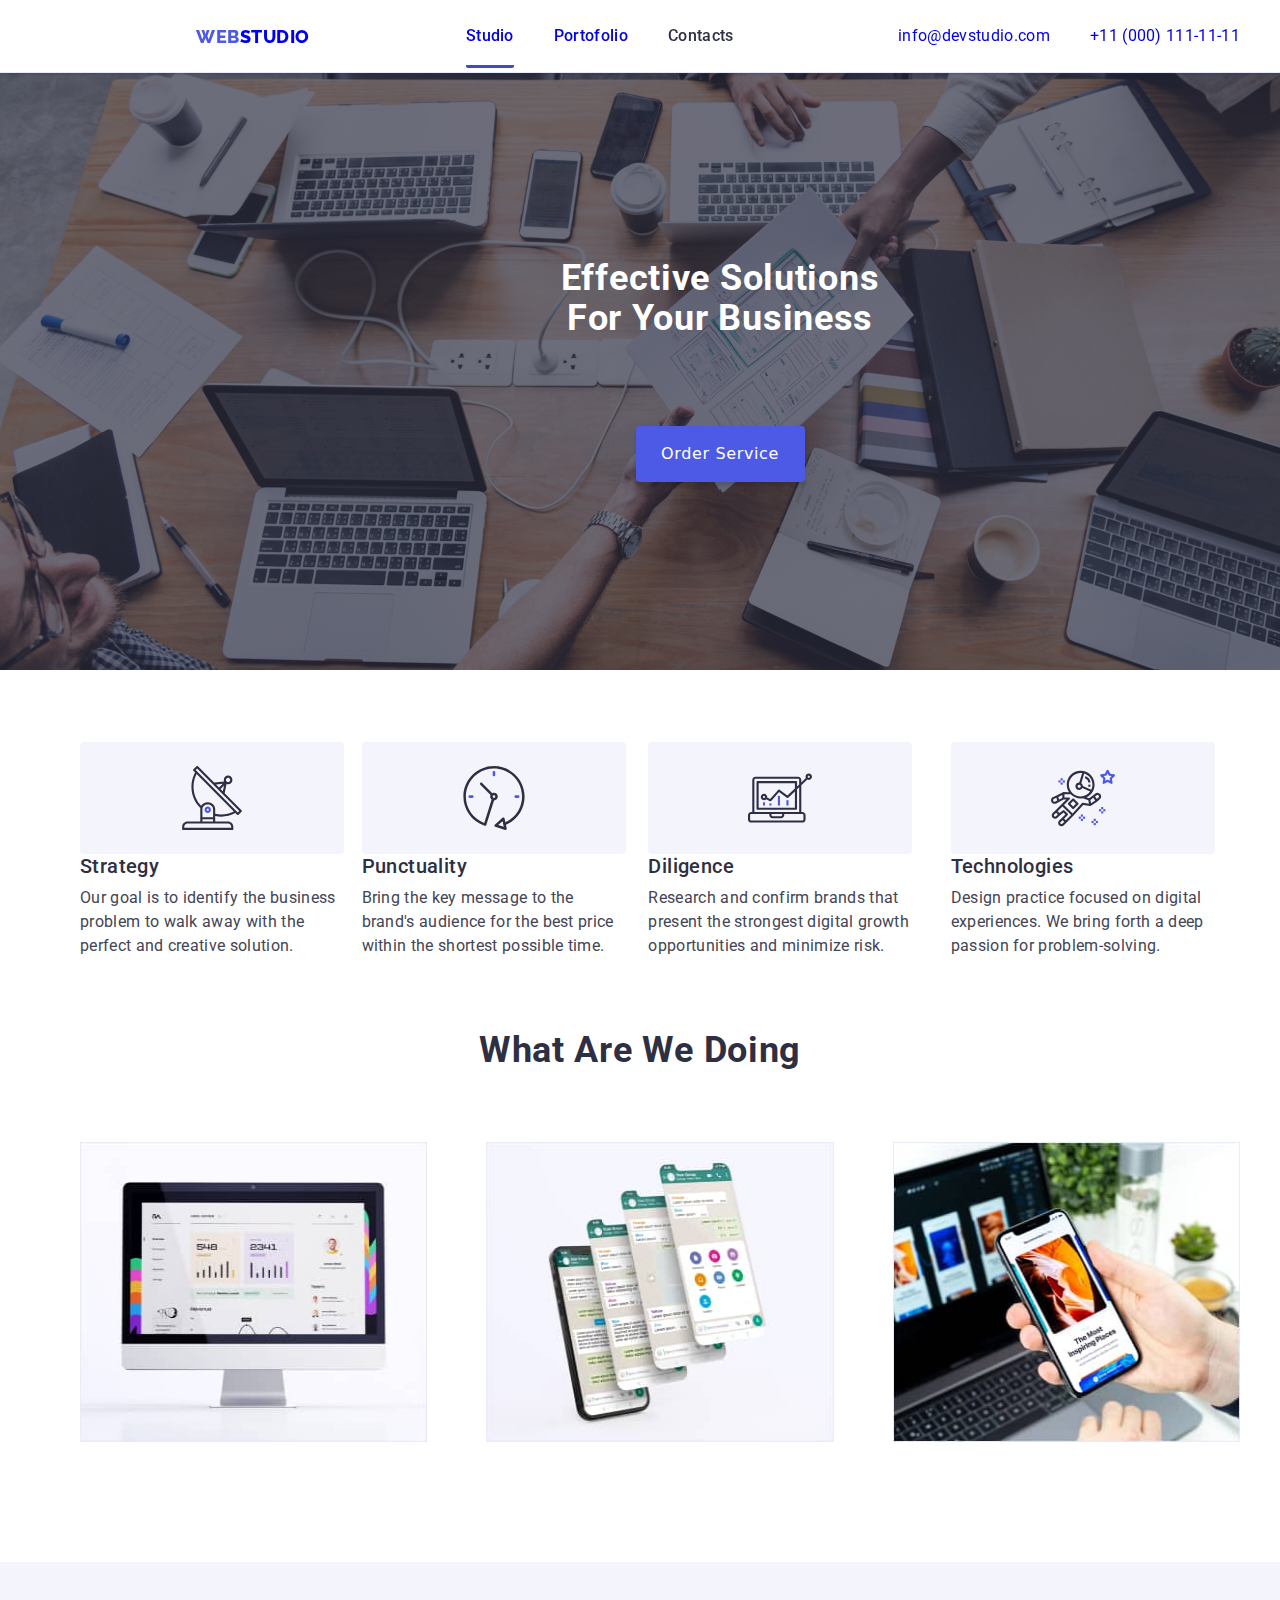
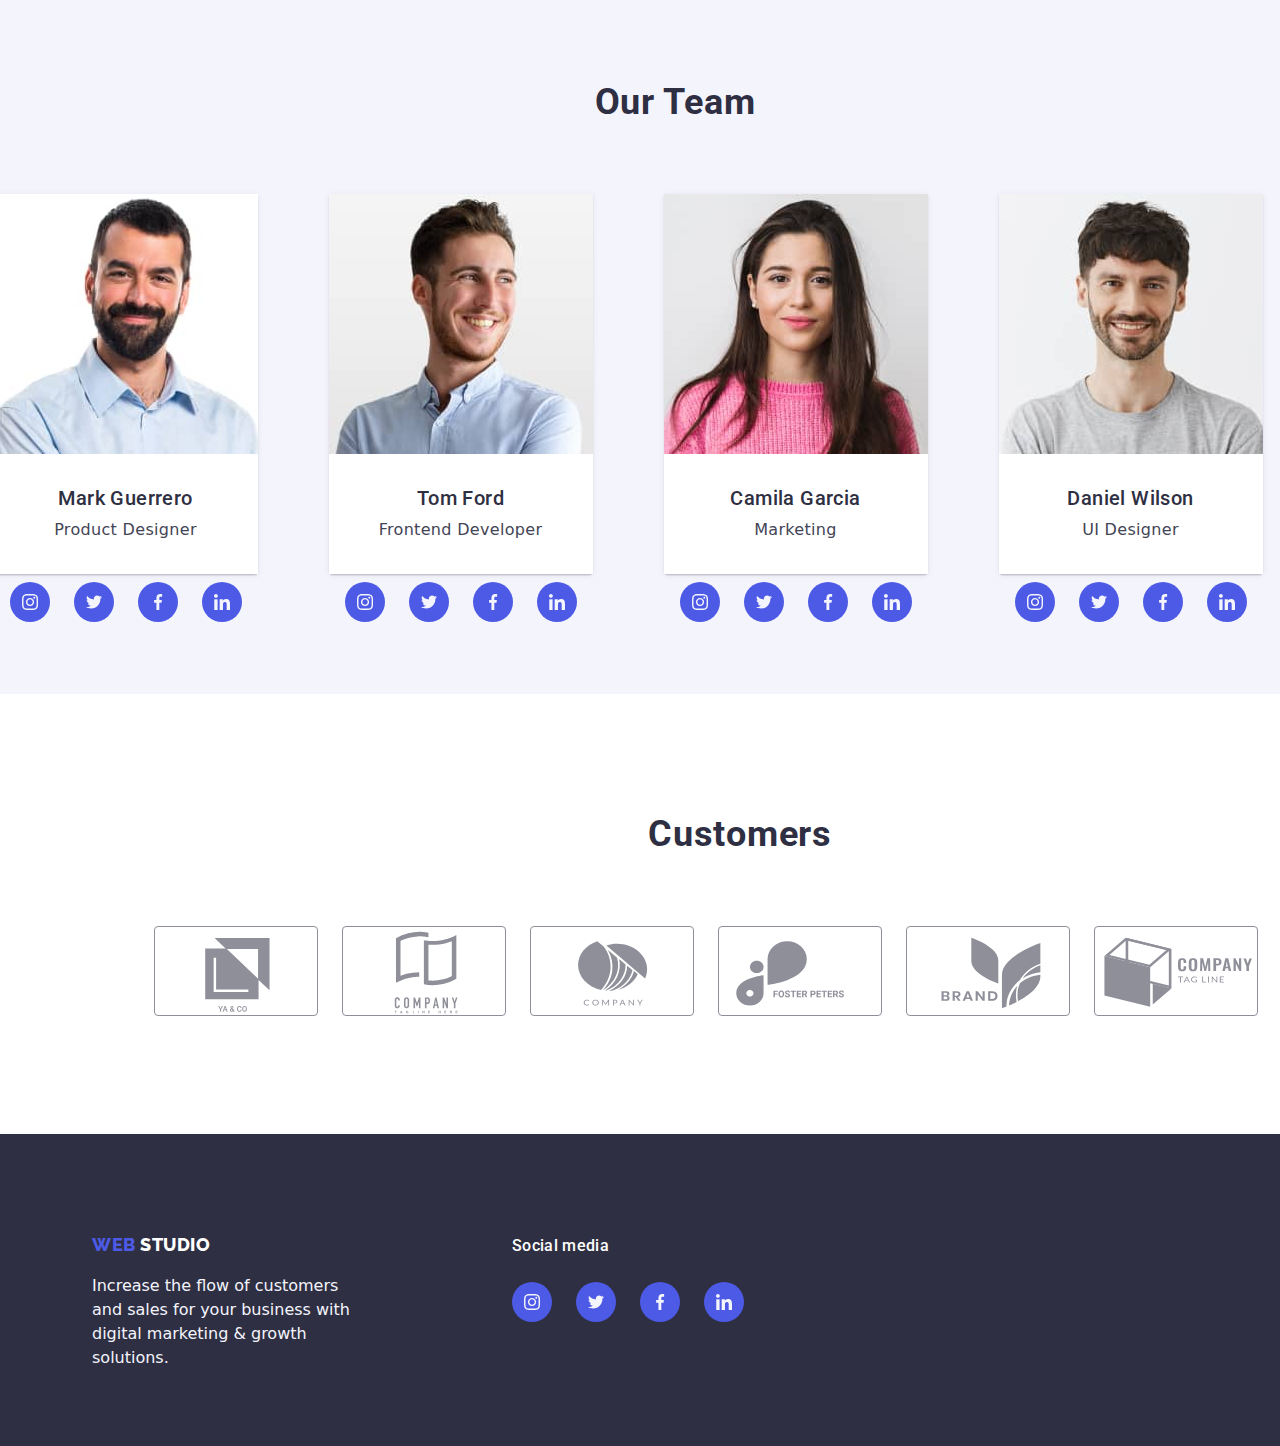
<file: index.html>
<!DOCTYPE html>
<html lang="en">
<head>
  <meta charset="UTF-8">
  <meta name="viewport" content="width=device-width, initial-scale=1.0">
  <title>Web Studio</title>
  <link rel="preconnect" href="https://fonts.googleapis.com">
  <link rel="preconnect" href="https://fonts.gstatic.com" crossorigin>
  <link href="https://fonts.googleapis.com/css2?family=Raleway:ital,wght@0,100..900;1,100..900&family=Roboto:ital,wght@0,100;0,300;0,400;0,500;0,700;0,900;1,100;1,300;1,400;1,500;1,700;1,900&display=swap" rel="stylesheet">
  <link rel="stylesheet" href="./css/style.css"/>
  <link rel="stylesheet" href="./css/modern-normalize.css"/>
  <link rel="stylesheet" href="./css/reset.css"/>
</head>

<body>

  <header class="global-header" style="width: 1200;">
    <div class="header-container">
        <a class="logo" href="index.html">
            <span class="web">web</span>
            <span class="studio">studio</span></a>
      <div class="nav-list">
        <nav>
            <ul>
              <li><a href="./index.html" class="active">Studio</a></li>
              <li><a href="./portofolio.html">Portofolio</a></li>
              <li><a href="contacts.html" class="contacts">Contacts</a></li>
            </ul>
        </nav>
      <div class="info-page"> 
            <ul>
              <li><a href="mailto:info@devstudio.com">info@devstudio.com</a></li>
              <li><a href="tel:+11(000)111-11-11">+11 (000) 111-11-11</a></li>
            </ul>
      </div>
      </div>
    </div>
  </header>

  <main>
     <!-- Hero Section-->
<section class="hero" style="width: 1200;">
    <div class="hero-container">
      <h1 class="hero-title">Effective Solutions <br> for Your Business</h1>
      <button type="button" class="button-service" data-modal-open>Order Service</button>
    </div>
</section>
<div class="modal is-hidden" data-modal>
  <div class="modal-content">
     <button class="close-btn" data-modal-close>&times;</button>
             Continut modal
  </div>
</div>
<section class="container" style="width: 1200;">
    <ul class="about-container">
      <li>
        <div class="about-icons">
          <svg>
            <use href="./images/about-icons.svg#icon-antenna"></use>
          </svg>
        </div>
        <h3>Strategy</h3>
        <p class="about-studio">Our goal is to identify the business problem to walk away with the perfect and creative solution.</p>
      </li>
      <li>
        <div class="about-icons">
          <svg>
            <use href="./images/about-icons.svg#icon-clock"></use>
          </svg>
        </div>
        <h3>Punctuality</h3>
        <p class="about-studio">Bring the key message to the brand's audience for the best price within the shortest possible time.</p>
      </li>
      <li>
        <div class="about-icons">
          <svg>
            <use href="./images/about-icons.svg#icon-diagram"></use>
          </svg>
        </div>
        <h3>Diligence</h3>
        <p class="about-studio">Research and confirm brands that present the strongest digital growth opportunities and minimize risk.</p>
      </li>
      <li>
        <div class="about-icons">
          <svg>
            <use href="./images/about-icons.svg#icon-astronaut"></use>
          </svg>
        </div>
        <h3>Technologies</h3>
        <p class="about-studio">Design practice focused on digital experiences. We bring forth a deep passion for problem-solving.</p>
      </li>
     </ul>
</section>

<section class="container-doing" style="width: 1200;">
  <div class="services-container">
    <h2 class="title-services">What are we doing</h2>
  <ul class="services">
    <li>
      <img src="./images/paginacalculator.jpg" alt="pagina web pe calculator" width="360" height="300"/>
    </li>
    <li>
      <img src="./images/paginatelefon.jpg" alt="pagina web pe telefon" width="360" height="300"/>
    </li>
    <li>
      <img src="./images/paginacalculatortelefon.jpg" alt="pagina web pe calculator si telefon" width="360" height="300"/>
    </li>
  </ul>
  </div>
</section>

<section class="team" style="width: 1200;">
      <h2 class="section-team">Our Team</h2>
  <div class="our-container">
    <ul class="team-container">
      <li class="member">
        <img src="./images/markguerrero.jpg" alt="Mark Guerrero" width="264"/>
        <h3>Mark Guerrero</h3>
        <p class="our-team">Product Designer</p>
        <div class="icons-list">
          <a href="https://www.instagram.com/" target="_blank" class="icon" aria-label="instagram-link">
            <svg>
              <use href="./images/icons.svg#icon-instagram"></use>
            </svg>
          </a>
          <a href="https://www.twitter.com/" target="_blank" class="icon" aria-label="twitter-link">
            <svg>
              <use href="./images/icons.svg#icon-twitter"></use>
            </svg>
          </a>
          <a href="https://www.facebook.com//" target="_blank" class="icon" aria-label="facebook-link">
            <svg>
              <use href="./images/icons.svg#icon-facebook"></use>
            </svg>
          </a>
          <a href="https://www.linkedin.com//" target="_blank" class="icon" aria-label="linkedin-link">
            <svg>
              <use href="./images/icons.svg#icon-linkedin"></use>
            </svg>
          </a>
        </div>
      </li>
      <li class="member">
        <img src="./images/tomford.jpg" alt="Tom Ford" width="264"/>
        <h3>Tom Ford</h3>
        <p class="our-team">Frontend Developer</p>
        <div class="icons-list">
          <a href="https://www.instagram.com/" target="_blank" class="icon" aria-label="instagram-link">
            <svg>
              <use href="./images/icons.svg#icon-instagram"></use>
            </svg>
          </a>
          <a href="https://www.twitter.com/" target="_blank" class="icon" aria-label="twitter-link">
            <svg>
              <use href="./images/icons.svg#icon-twitter"></use>
            </svg>
          </a>
          <a href="https://www.facebook.com//" target="_blank" class="icon" aria-label="facebook-link">
            <svg>
              <use href="./images/icons.svg#icon-facebook"></use>
            </svg>
          </a>
          <a href="https://www.linkedin.com//" target="_blank" class="icon" aria-label="linkedin-link">
            <svg>
              <use href="./images/icons.svg#icon-linkedin"></use>
            </svg>
          </a>
        </div>
      </li>
      <li class="member">
        <img src="./images/camilagarcia.jpg" alt="Camila Garcia" width="264"/>
        <h3>Camila Garcia</h3>
        <p class="our-team">Marketing</p>
        <div class="icons-list">
          <a href="https://www.instagram.com/" target="_blank" class="icon" aria-label="instagram-link">
            <svg>
              <use href="./images/icons.svg#icon-instagram"></use>
            </svg>
          </a>
          <a href="https://www.twitter.com/" target="_blank" class="icon" aria-label="twitter-link">
            <svg>
              <use href="./images/icons.svg#icon-twitter"></use>
            </svg>
          </a>
          <a href="https://www.facebook.com//" target="_blank" class="icon" aria-label="facebook-link">
            <svg>
              <use href="./images/icons.svg#icon-facebook"></use>
            </svg>
          </a>
          <a href="https://www.linkedin.com//" target="_blank" class="icon" aria-label="linkedin-link">
            <svg>
              <use href="./images/icons.svg#icon-linkedin"></use>
            </svg>
          </a>
        </div>
      </li>
      <li class="member">
        <img src="./images/danielwilson.jpg" alt="Daniel Wilson" width="264"/>
        <h3>Daniel Wilson</h3>
        <p class="our-team">UI Designer</p>
        <div class="icons-list">
          <a href="https://www.instagram.com/" target="_blank" class="icon" aria-label="instagram-link">
            <svg>
              <use href="./images/icons.svg#icon-instagram"></use>
            </svg>
          </a>
          <a href="https://www.twitter.com/" target="_blank" class="icon" aria-label="twitter-link">
            <svg>
              <use href="./images/icons.svg#icon-twitter"></use>
            </svg>
          </a>
          <a href="https://www.facebook.com//" target="_blank" class="icon" aria-label="facebook-link">
            <svg>
              <use href="./images/icons.svg#icon-facebook"></use>
            </svg>
          </a>
          <a href="https://www.linkedin.com//" target="_blank" class="icon" aria-label="linkedin-link">
            <svg>
              <use href="./images/icons.svg#icon-linkedin"></use>
            </svg>
          </a>
        </div>
      </li>
     </ul>
  </div>
    
</section>

<section style="width: 1200;">
  <div class="logo-icons">
    <h2 class="title-logo">Customers</h2>
    <div class="logo-svg">
      <div class="logo1">
        <svg>
          <use href="./images/logo-icons.svg#icon-logo1"></use>
        </svg>
      </div>
      <div class="logo2">
        <svg>
          <use href="./images/logo-icons.svg#icon-logo2"></use>
        </svg>
      </div>
      <div class="logo3">
        <svg>
          <use href="./images/logo-icons.svg#icon-logo3"></use>
        </svg>
      </div>
      <div class="logo4">
        <svg>
          <use href="./images/logo-icons.svg#icon-logo4"></use>
        </svg>
      </div>
      <div class="logo5">
        <svg>
          <use href="./images/logo-icons.svg#icon-logo5"></use>
        </svg>
      </div>
      <div class="logo6">
        <svg>
          <use href="./images/logo-icons.svg#icon-logo6"></use>
        </svg>
      </div>
    </div>
  </div>

</section>
  </main> 
  
  <footer class="footer-section" style="width: 1200;">
      <div class="social-footer">
        <div class="footer-container">
          <a class="logo-footer" href="index.html">
            <span class="web">web</span>
            <span class="studio">studio</span></a>
             <p class="footer-paragraph">
          Increase the flow of customers and sales for your business with digital marketing & growth solutions.
             </p>
         </div>
         
            <div class="icons-social">
              <h3>Social media</h3>
             <div class="icons-svg">
              <a href="https://www.instagram.com/" target="_blank" class="icon" aria-label="instagram-link">
                <svg><use href="./images/icons.svg#icon-instagram"></use></svg>
               </a>
               <a href="https://www.twitter.com/" target="_blank" class="icon" aria-label="twitter-link">
                <svg><use href="./images/icons.svg#icon-twitter"></use></svg>
               </a>
               <a href="https://www.facebook.com//" target="_blank" class="icon" aria-label="facebook-link">
                <svg><use href="./images/icons.svg#icon-facebook"></use></svg>
               </a>
               <a href="https://www.linkedin.com//" target="_blank" class="icon" aria-label="linkedin-link">
                <svg><use href="./images/icons.svg#icon-linkedin"></use></svg>
               </a>
             </div>
            </div>
      </div>
  </footer>
  <script src="./js/modal.js"></script>
</body>
</html>
</file>
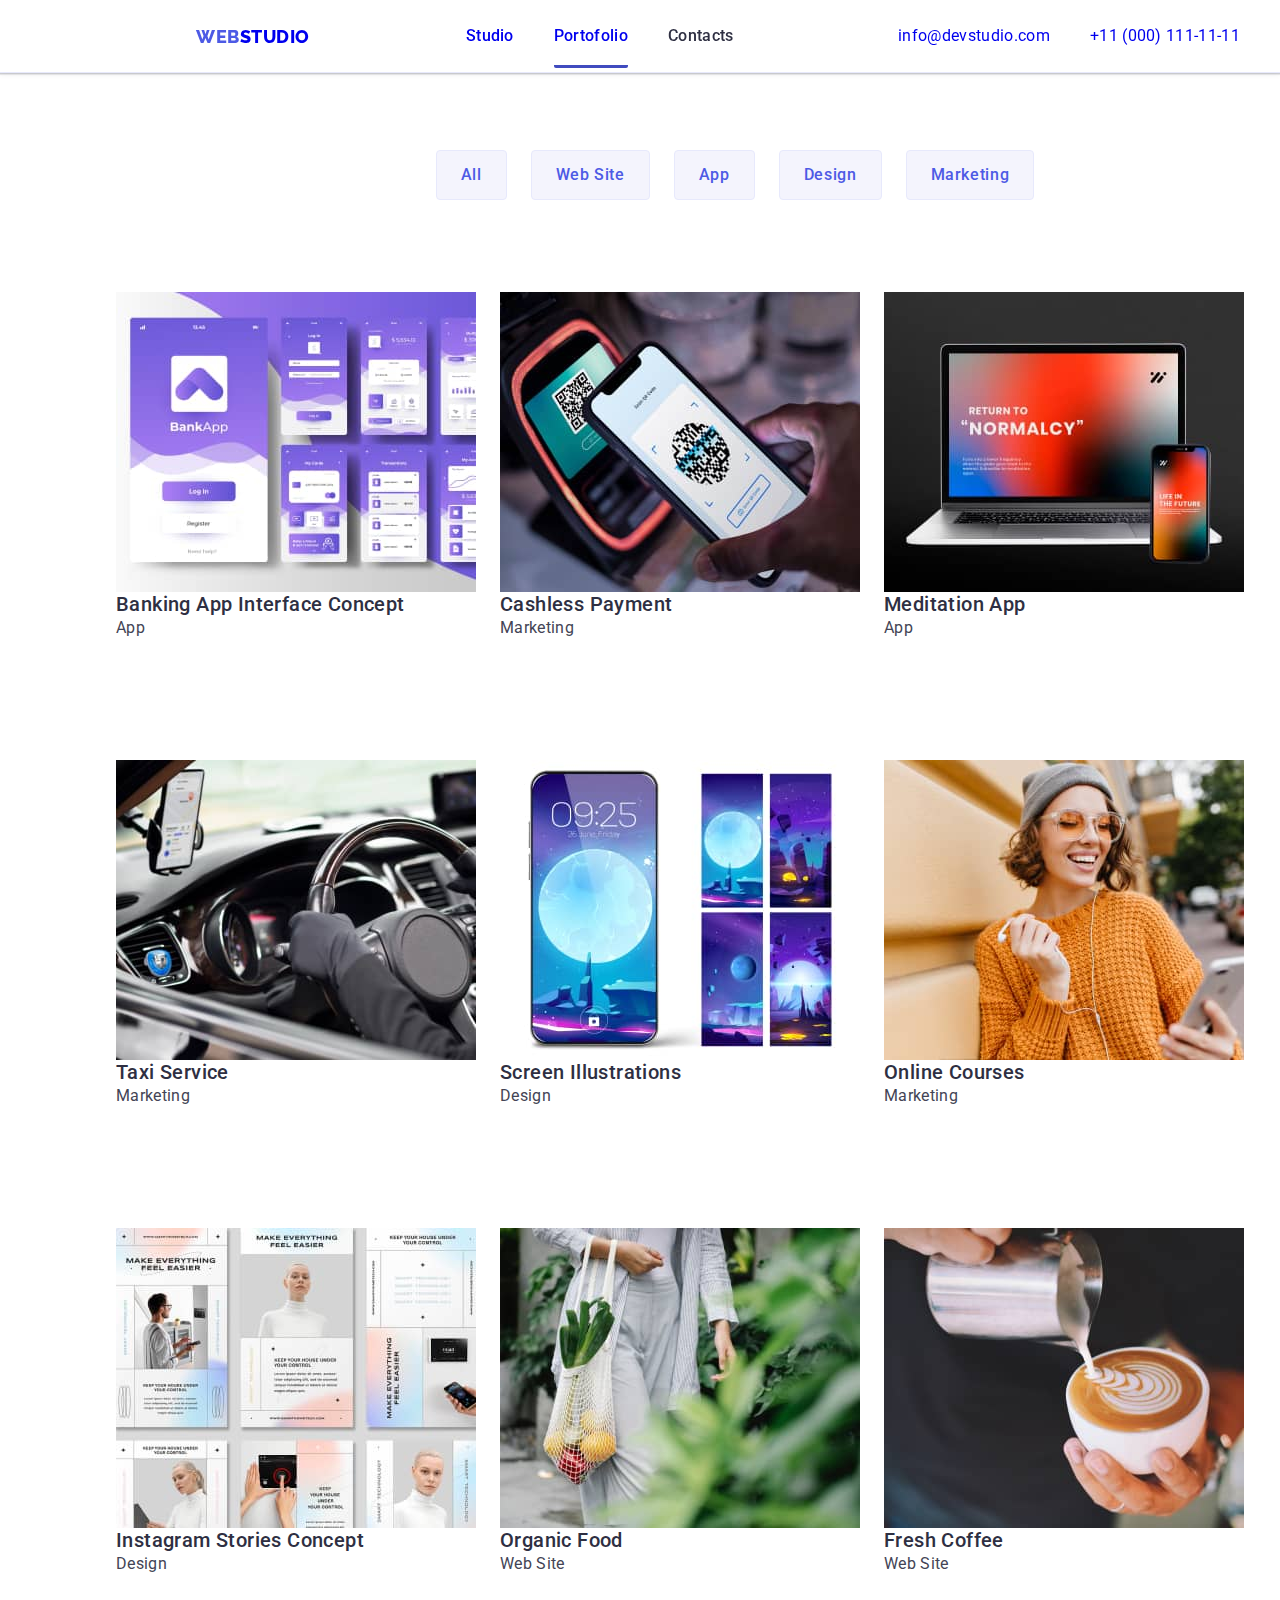
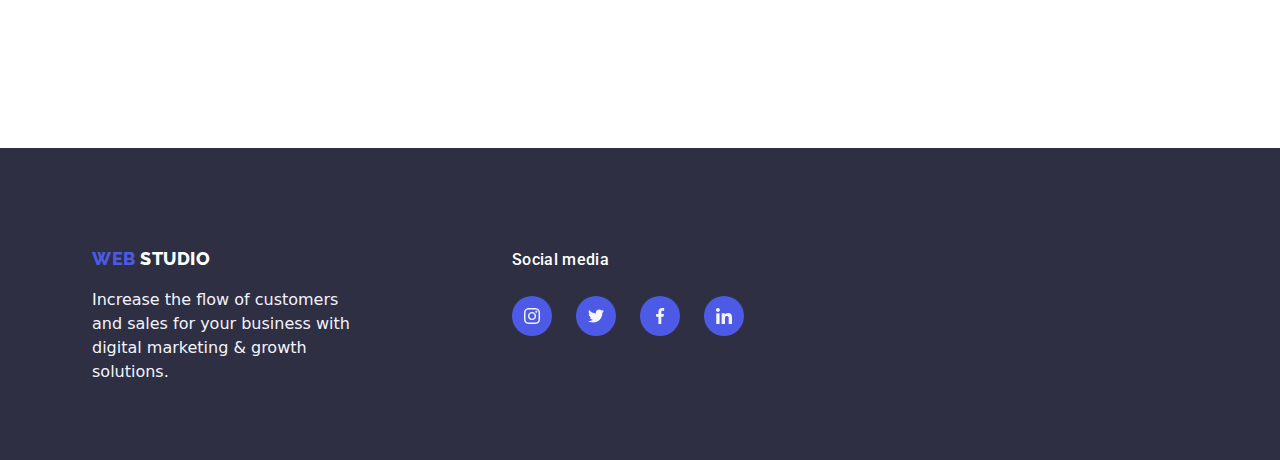
<file: portofolio.html>
<!DOCTYPE html>
<html lang="en">
<head>
  <meta charset="UTF-8">
  <meta name="viewport" content="width=device-width, initial-scale=1.0">
  <title>Portofolio</title>
  <link rel="preconnect" href="https://fonts.googleapis.com">
  <link rel="preconnect" href="https://fonts.gstatic.com" crossorigin>
  <link href="https://fonts.googleapis.com/css2?family=Raleway:ital,wght@0,100..900;1,100..900&family=Roboto:ital,wght@0,100;0,300;0,400;0,500;0,700;0,900;1,100;1,300;1,400;1,500;1,700;1,900&display=swap" rel="stylesheet">
  <link rel="stylesheet" href="./css/style.css"/>
  <link rel="stylesheet" href="./css/modern-normalize.css"/>
  <link rel="stylesheet" href="./css/reset.css"/>
</head>
<body>

  <header class="global-header">
    <div class="header-container">
      <a class="logo" href="index.html">
        <span class="web">web</span>
        <span class="studio">studio</span></a>
      <div class="nav-list">
      <nav>
        <ul>
          <li><a href="./index.html">Studio</a></li>
          <li><a href="./portofolio.html" class="active">Portofolio</a></li>
          <li><a href="contacts.html" class="contacts">Contacts</a></li>
        </ul>
      </nav>
      <div class="info-page"> 
    <ul>
        <li><a href="mailto:info@devstudio.com">info@devstudio.com</a></li>
        <li><a href="tel:+11(000)111-11-11">+11 (000) 111-11-11</a></li>
    </ul>
      </div>
    </div>
  </div>
</header>

  <main>
    <section class="container-button" style="width: 1200;">
      <div class="button-bar">
        <nav>
          <ul>
            <li><button type="button" class="first-button">All</button></li>
            <li><button type="button" class="all-button">Web Site</button></li>
            <li><button type="button" class="all-button">App</button></li>
            <li><button type="button" class="all-button">Design</button></li>
            <li><button type="button" class="all-button">Marketing</button></li>
          </ul>
        </nav>
      </div>
    </section>

    <section class="container" style="width: 1200;">
      <div class="cards">
          <div class="card1">
            <ul>
              <li>
                <div class="img-overlay">
                  <img src="./images/banking-app.jpg" alt="Banking App" width="360" height="300"/>
                  <div class="overlay">
                    <p class="overlay-text">14 Stylish and User-Friendly App Design Concepts · Task Manager App · Calorie Tracker App · Exotic Fruit Ecommerce App · Cloud Storage App</p>
                  </div>
                </div>
                <h3>Banking App Interface Concept</h3>
                <p class="about-studio">App</p>
              </li>
              <li>
                <div class="img-overlay">
                  <img src="./images/cashless-payment.jpg" alt="Cashles Payment" width="360" height="300"/>
                  <div class="overlay">
                    <p class="overlay-text">14 Stylish and User-Friendly App Design Concepts · Task Manager App · Calorie Tracker App · Exotic Fruit Ecommerce App · Cloud Storage App</p>
                  </div>
                </div>
                <h3>Cashless Payment</h3>
                <p class="about-studio">Marketing</p>
              </li>
              <li>
                <div class="img-overlay">
                  <img src="./images/meditation-app.jpg" alt="Meditation App" width="360" height="300"/>
                  <div class="overlay">
                    <p class="overlay-text">14 Stylish and User-Friendly App Design Concepts · Task Manager App · Calorie Tracker App · Exotic Fruit Ecommerce App · Cloud Storage App</p>
                  </div>
                </div>
                <h3>Meditation App</h3>
                <p class="about-studio">App</p>
              </li>
            </ul>
          </div>
          <div class="card2">
            <ul>
              <li>
                <div class="img-overlay">
                  <img src="./images/taxi-service.jpg" alt="Taxi Service" width="360" height="300"/>
                  <div class="overlay">
                    <p class="overlay-text">14 Stylish and User-Friendly App Design Concepts · Task Manager App · Calorie Tracker App · Exotic Fruit Ecommerce App · Cloud Storage App</p>
                  </div>
                </div>
                <h3>Taxi Service</h3>
                <p class="about-studio">Marketing</p>
              </li>
              <li>
                <div class="img-overlay">
                  <img src="./images/screen-illustrations.jpg" alt="Screen Illustrations" width="360" height="300"/>
                  <div class="overlay">
                    <p class="overlay-text">14 Stylish and User-Friendly App Design Concepts · Task Manager App · Calorie Tracker App · Exotic Fruit Ecommerce App · Cloud Storage App</p>
                  </div>
                </div>
                <h3>Screen Illustrations</h3>
                <p class="about-studio">Design</p>
              </li>
              <li>
                <div class="img-overlay">
                  <img src="./images/online-courses.jpg" alt="Online Courses" width="360" height="300"/>
                  <div class="overlay">
                    <p class="overlay-text">14 Stylish and User-Friendly App Design Concepts · Task Manager App · Calorie Tracker App · Exotic Fruit Ecommerce App · Cloud Storage App</p>
                  </div>
                </div>
                <h3>Online Courses</h3>
                <p class="about-studio">Marketing</p>
              </li>
            </ul>
          </div>
          <div class="card3">
            <ul>
              <li>
                <div class="img-overlay">
                  <img src="./images/instagram-stories.jpg" alt="Instagram Stories Concept"  width="360" height="300"/>
                  <div class="overlay">
                    <p class="overlay-text">14 Stylish and User-Friendly App Design Concepts · Task Manager App · Calorie Tracker App · Exotic Fruit Ecommerce App · Cloud Storage App</p>
                  </div>
                </div>
                <h3>Instagram Stories Concept</h3>
                <p class="about-studio">Design</p>
              </li>
              <li>
                <div class="img-overlay">
                  <img src="./images/organic-food.jpg" alt="Organic Food" width="360" height="300"/>
                  <div class="overlay">
                    <p class="overlay-text">14 Stylish and User-Friendly App Design Concepts · Task Manager App · Calorie Tracker App · Exotic Fruit Ecommerce App · Cloud Storage App</p>
                  </div>
                </div>
                <h3>Organic Food</h3>
                <p class="about-studio">Web Site</p>
              </li>
              <li>
                <div class="img-overlay">
                  <img src="./images/fresh-coffee.jpg" alt="Fresh Coffee" width="360" height="300"/>
                  <div class="overlay">
                    <p class="overlay-text">14 Stylish and User-Friendly App Design Concepts · Task Manager App · Calorie Tracker App · Exotic Fruit Ecommerce App · Cloud Storage App</p>
                  </div>
                </div>
                <h3>Fresh Coffee</h3>
                <p class="about-studio">Web Site</p>
              </li>
            </ul>
          </div>
      </div>
    </section>
  </main>

  <footer class="container footer-section" style="width: 1200;">
    <div class="social-footer">
      <div class="footer-container">
        <a class="logo-footer" href="index.html">
          <span class="web">web</span>
          <span class="studio">studio</span></a>
           <p class="footer-paragraph">
        Increase the flow of customers and sales for your business with digital marketing & growth solutions.
           </p>
       </div>
      
          <div class="icons-social">
            <h3>Social media</h3>
           <div class="icons-svg">
            <a href="https://www.instagram.com/" target="_blank" class="icon" aria-label="instagram-link">
              <svg><use href="./images/icons.svg#icon-instagram"></use></svg>
             </a>
             <a href="https://www.twitter.com/" target="_blank" class="icon" aria-label="twitter-link">
              <svg><use href="./images/icons.svg#icon-twitter"></use></svg>
             </a>
             <a href="https://www.facebook.com//" target="_blank" class="icon" aria-label="facebook-link">
              <svg><use href="./images/icons.svg#icon-facebook"></use></svg>
             </a>
             <a href="https://www.linkedin.com//" target="_blank" class="icon" aria-label="linkedin-link">
              <svg><use href="./images/icons.svg#icon-linkedin"></use></svg>
             </a>
           </div>
          </div>
        
    </div>
</footer>
</body>
</html>
</file>
<file: css/style.css>
:root {
  --heading-font-family: "Raleway", sans-serif;
  --text-font-family: "Roboto", sans-serif;
  --text-color: #2e2f42;
}
h1,
h2 {
  font-family: var(--text-font-family);
  font-weight: 700;
  font-size: 36px;
  line-height: 1.11111;
  letter-spacing: 0.02em;
  text-transform: capitalize;
  text-align: center;
  color: var(--text-color);
}
h3 {
  font-family: var(--text-font-family);
  font-weight: 500;
  font-size: 20px;
  line-height: 1.2;
  letter-spacing: 0.02em;
  color: var(--text-color);
}
.global-header {
  background-color: #ffffff;
  font-size: 56px;
  line-height: 1.07143;
  letter-spacing: 0.02em;
  text-align: center;
  color: #fff;
  border-bottom: 1px solid #e7e9fc;
  margin: 0 auto;
  position: fixed;
  position: fixed;
  top: 0;
  width: 100%;
  z-index: 999;
  box-shadow: 0 2px 1px 0 rgba(46, 47, 66, 0.08),
    0 1px 1px 0 rgba(46, 47, 66, 0.16), 0 1px 6px 0 rgba(46, 47, 66, 0.08);
}
.global-header ul {
  display: flex;
}
.header-container {
  width: 1200px;
  height: 72px;
  display: flex;
  justify-content: center;
  align-items: center;
  padding-left: 156px;
  margin: 0 auto;
}
.logo {
  display: flex;
  align-items: center;
  justify-content: center;
  text-decoration: none
  color: #4d5ae5;
  font-family: var(--heading-font-family);
  font-weight: 800;
  font-size: 18px;
  line-height: 1.16667;
  letter-spacing: 0.03em;
  text-transform: uppercase;
}
.web-footer {
  color: #4d5ae5;
}
.web {
  color: #4d5ae5; 
}
.footer-container .studio {
  color:#fff
}
.active {
  border-bottom: 3px solid;
  padding-bottom: 20px;
  border-radius: 2px;
  border-color: #404bbf;
}
.hero {
  background: #2e2f42;
  width: 1440px;
  height: 600px;
  margin: 0 auto;
  position: relative;
  text-align: center;
  background-image: linear-gradient(rgba(46, 47, 66, 0.7),rgba(46, 47, 66, 0.7)),
  url(../images/hero-image.png);
  background-size: cover;
  margin-top: 70px;
}
.hero-title {
  color: #fff;
  box-sizing: content-box;
  width: 496px;
  height: 120px;
  margin: auto;
}
.hero-container {
  padding-top: 188px;
  align-content: center;
}
.button-service {
  background-color: #4d5ae5;
  cursor: pointer;
  color: #ffffff;
  border: none;
  width: 169px;
  height: 56px;
  border-radius: 4px;
  margin-top: 48px;
}
.hero .button-service {
  font-size: 16px;
  font-weight: 500;
  line-height: 24px;
  letter-spacing: 0.04em;
  text-align: center;
  box-shadow: 0 4px 4px 0 rgba(0, 0, 0, 0.15);
  transition: background-color 250ms cubic-bezier(0.4, 0, 0.2, 1);
}
.button-service:hover {
  background-color: #404bbf;
}
.button-service:active {
  background-color: #4d5ae5;;
}
.container-button {
  display: flex;
  flex-direction: column;
  margin-bottom: 72px;
}
.button-bar {
  margin-top: 150px;
  margin-left: 150px;
  flex-direction: column;
}
.button-bar ul {
  gap: 1.5em;
  display: flex;
  justify-content: center;
  align-self: center;
  flex-direction: row;
}
.container-button li button {
  font-family: var(--text-font-family);
  font-size: 16px;
  font-weight: 500;
  line-height: 24px;
  letter-spacing: 0.04em;
  text-align: center;
  border-radius: 4px;
  padding: 12px 24px;
  background-color: #f4f4fd;
  color: #4d5ae5;
  cursor: pointer;
  border: 1px solid #e7e9fc;
}
.container-button li button:hover {
  color: #ffffff;
  background-color: #4d5ae5; 
  box-shadow: 0 2px 2px 0 rgba(0, 0, 0, 0.12), 0 2px 1px 0 rgba(0, 0, 0, 0.08),
    0 3px 1px 0 rgba(0, 0, 0, 0.1);
  border: 1px solid transparent;
}
.container-button li button:active {
  background-color: #404bbf;
}
.logo-footer{
  color: #f4f4fd;
  font-family: var(--heading-font-family);
  font-weight: 800;
  font-size: 18px;
  line-height: 1.16667;
  letter-spacing: 0.03em;
  text-transform: uppercase;
}
.info-page {
  font-family: var(--text-font-family);
  font-weight: 400;
  font-size: 16px;
  line-height: 1.5;
  letter-spacing: 0.02em;
  color: #434455;
}
.info-page a:hover,
.info-page a:focus {
  color: teal;
}
.nav-list {
  font-family: var(--text-font-family);
  font-weight: 500;
  font-size: 16px;
  line-height: 1.5;
  letter-spacing: 0.02em;
  color: var(--text-color); 
  display: flex;
  justify-content: space-between;
  width: 100%;
  padding-left: 76px;
}
.nav-list ul li {
  padding-left: 40px;
}
.nav-list a:hover {
  color: #404bbf;
}
.index,
.portfolio,
.contacts {
  letter-spacing: 0.02em;
  color: var(--text-color);
  font-weight: 500;
  position: relative;
}
.contacts {
  color: #2e2f42;
}
.index:hover::after,
.portfolio:hover::after,
.contacts:hover::after,
.index:focus::after,
.portfolio:focus:after,
.contacts:focus::after {
  content: "";
  position: absolute;
  width: calc(100% - 1px);
  height: 4px;
  bottom: -10px;
  left: 50%;
  transform: translateX(-50%);
  border-radius: 3px;
}
.about-studio {
  font-family: var(--text-font-family);
  font-weight: 400;
  font-size: 16px;
  line-height: 1.5;
  letter-spacing: 0.02em;
  color: #434455;
}
.about-container {
  display: flex;
  align-items: center;
  justify-content: space-between;
  width: 1200px;
  margin: 0 auto;
  height: 104px;
  padding-top: 120px;
}
.about-container p {
  margin-top: 8px;
  margin-right: 24px;
}
.title-services {
  padding-top: 120px;
  align-items: center;
}
.services-container {
  width: 1200px;
  margin: 0 auto;
}
.container-doing ul.services {
  display: flex;
  justify-content: center;
  gap: 59px;
  margin-top: 72px;
}
.container-doing {
  margin-top: 120px;
  margin-bottom: 120px;
}
.team {
  background-color: #f4f4fd;
  margin: 0 auto;
  height: 732px;
}
.team ul.member {
  display: flex;
  list-style: none;
  justify-content: center;
  gap: 24px;
}
.member {
  box-shadow: 0 2px 1px 0 rgba(46, 47, 66, 0.08), 0 1px 1px 0 rgba(46, 47, 66, 0.16), 0 1px 6px 0 rgba(46, 47, 66, 0.08);
  background: #fff;
}
.section-team {
  background: #f4f4fd;
  padding-top: 120px;
  margin-left: 70px;
  text-align: center;

}
.section-team h2 {
  padding-top: 120px;
}
.our-team {
  font-weight: 400;
  font-size: 16px;
  line-height: 1.5;
  letter-spacing: 0.02em;
  text-align: center;
  color: #434455;
}
.our-container {
  display: flex;
  justify-content: center;
  margin-right: 40px;
}
.team-container {
  display: flex;
  justify-content: space-evenly;
  border-radius: 0px 0px 4px 4px;
  gap: 47px;
  padding-top: 72px;
}

.team-container li {
  margin-right: 24px;
  border-radius: 0 0 4px 4px;
  padding: 0px 0px 32px 0px;
  width: 264px;
  height: 380px;
}
.team-container h3 {
  background: #fff;
  display: flex;
  justify-content: center;
  padding-top: 32px;
}
.team-container p {
  background: #fff;
  display: flex;
  justify-content: center;
  padding-top: 8px;
  padding-bottom: 32px;
}
.footer-section {
  background: #2e2f42;
  height: 312px;
  margin: 0 auto;
}
.footer-container {
  padding-top: 100px;
  margin-left: 156px;
}
.footer-paragraph {
  color: #f4f4fd;
  box-sizing: content-box;
  width: 264px;
  height: 72px;
  margin-top: 16px;
  margin-right: 156px;
}
.cards ul {
  display: flex;
  align-items: center;
  flex-wrap: wrap;
}
.cards {
  margin: 0 auto;
    width: 1128px;
}
.cards li {
  margin-right:  24px;
  padding-bottom: 32px;
}
.card1 {
  display: flex;
  justify-content: space-between;
  margin: 0 auto;
  width: 1200px;
  height: 420px;
  margin-top: 72px;
}
.card2 {
  display: flex;
  width: 1200px;
  height: 420px;
  margin-top: 48px;
}
.card3 {
  display: flex;
  width: 1200px;
  height: 420px;
  margin-top: 48px;
  margin-bottom: 120px;
}
.card1 li:hover,
.card2 li:hover,
.card3 li:hover {
  box-shadow: 0 2px 1px 0 rgba(46, 47, 66, 0.08),
  0 1px 1px 0 rgba(46, 47, 66, 0.16), 0 1px 6px 0 rgba(46, 47, 66, 0.08);
  background: #fff;
}
a {
  text-decoration: none;
}
ul {
  list-style-type: none;
}
.icons-list {
  display: flex;
  justify-content: center;
  gap: 24px;
  margin-top: 8px;
}
.icons-list .icon svg{
  width: 16px;
  height: 16px;
}
.icons-list .icon {
  width: 40px;
  height: 40px;
  background-color: #4d5ae5;
  border-radius: 50%;
  display: flex;
  justify-content: center;
  align-items: center;
  color: #f4f4fd;
}
.icons-list .icon:hover,
.icons-list .icon:active {
  background-color: #404bbf;
}
.about-icons {
  display: flex;
  justify-content: center;
  align-items: center;
  margin-top: 120px;
  background-color: #f4f4fd;
  border-radius: 4px;
  width: 264px;
  height: 112px;
}
.about-icons svg {
  width: 64px;
  height: 64px;
}
.about-icons:hover {
  background-color: #4d5ae5;
}
.title-logo {
  font-family: var(--text-font-family);
  font-weight: 700;
  font-size: 36px;
  line-height: 1.11111;
  letter-spacing: 0.02em;
  text-transform: capitalize;
  text-align: center;
  color: var(--text-color);
  margin-top: 120px;
  margin-left: 200px;
}
.logo-icons {
  width: 1200px;
  margin: 0 auto;
}
.logo-icons .logo-svg{
  display: flex;
  justify-content: center;
  margin-top: 72px;
  margin-bottom: 120px;
}
.logo-svg {
    margin-left: 90px;
    width: 1128px;
    height: 88px;
}
.logo1,
.logo2,
.logo3,
.logo4,
.logo5,
.logo6 {
  box-sizing: content-box;
  display: flex;
  align-items: center;
  justify-content: center;
  width: 168px;
  height: 88px;
  border: 1px solid #8e8f99;
  border-radius: 4px;
  margin-left: 24px;
}
.logo1:hover,
.logo2:hover,
.logo3:hover,
.logo4:hover,
.logo5:hover,
.logo6:hover {
  background-color: #4d5ae5;
}
.icons-social h3 {
  font-family: var(--text-font-family);
  font-weight: 500;
  font-size: 16px;
  line-height: 1.5;
  letter-spacing: 0.02em;
  color: #fff;
}
.social-media {
  margin-top: 100px;
}
.social-footer {
  display: flex;
  justify-content: center;
}
.icons-social {
  display: flex;
  flex-direction: column;
  gap: 24px;
  margin-top: 100px;
  margin-right: 600px;
}
.icons-svg {
  display: flex;
  gap: 24px;
}
.icons-social .icon svg{
  width: 16px;
  height: 16px;
}
.icons-social .icon {
  width: 40px;
  height: 40px;
  background-color: #4d5ae5;
  border-radius: 50%;
  display: flex;
  justify-content: center;
  align-items: center;
  color: #f4f4fd;
}
.icons-social .icon:hover,
.icons-social .icon:active {
  background-color: #404bbf;
}
.is-hidden {
  visibility: hidden;
  transform: scale(1.1);
}
.modal {
  position: fixed;
  top: 0;
  left: 0;
  width: 100vw;
  height: 100vh;
  display: flex;
  justify-content: center;
  align-items: center;
  margin-top: 40px;
  background-color: #2e2f4250;
  opacity: 1;
  transition: transform 250ms cubic-bezier(0.4, 0, 0.2, 1);

}
.modal-content {
  margin: 0 auto;
  background-color: #fff;
  border-radius: 4px;
  width: 408px;
  height: 584px;
  position: relative;
  box-shadow: 0 2px 1px 0 rgba(0, 0, 0, 0.2), 0 1px 3px 0 rgba(0, 0, 0, 0.12), 0 1px 1px 0 rgba(0, 0, 0, 0.14);
}
.close-btn {
  background-color: #E7E9FC;
  border-color: #E7E9FC;
  border-radius: 50%;
  outline: none;
  position: absolute;
  top: 24px;
  right: 24px;
}
.close-btn:hover {
   background-color: #ff0000;
}
.overlay {
  display: flex;
  justify-content: center;
  align-items: center;
  top: 0;
  height: 300px;
  width: 360px;
  position: absolute;
  background-color: #4d5ae5;
  opacity: 1;
  transform: translateY(101%);
  transition: transform 250ms cubic-bezier(0.4, 0, 0.2, 1);
  }
.img-overlay {
  position: relative;
  overflow: hidden;
}
.overlay-text {
  font-family: var(--text-font-family);
  font-weight: 400;
  font-size: 16px;
  line-height: 1.5;
  letter-spacing: 0.02em;
  color: #f4f4fd;
  padding: 40px 32px 134px 32px;
}
.img-overlay:hover .overlay {
  cursor: pointer;
  transform: translateY(0px);
}
</file>
